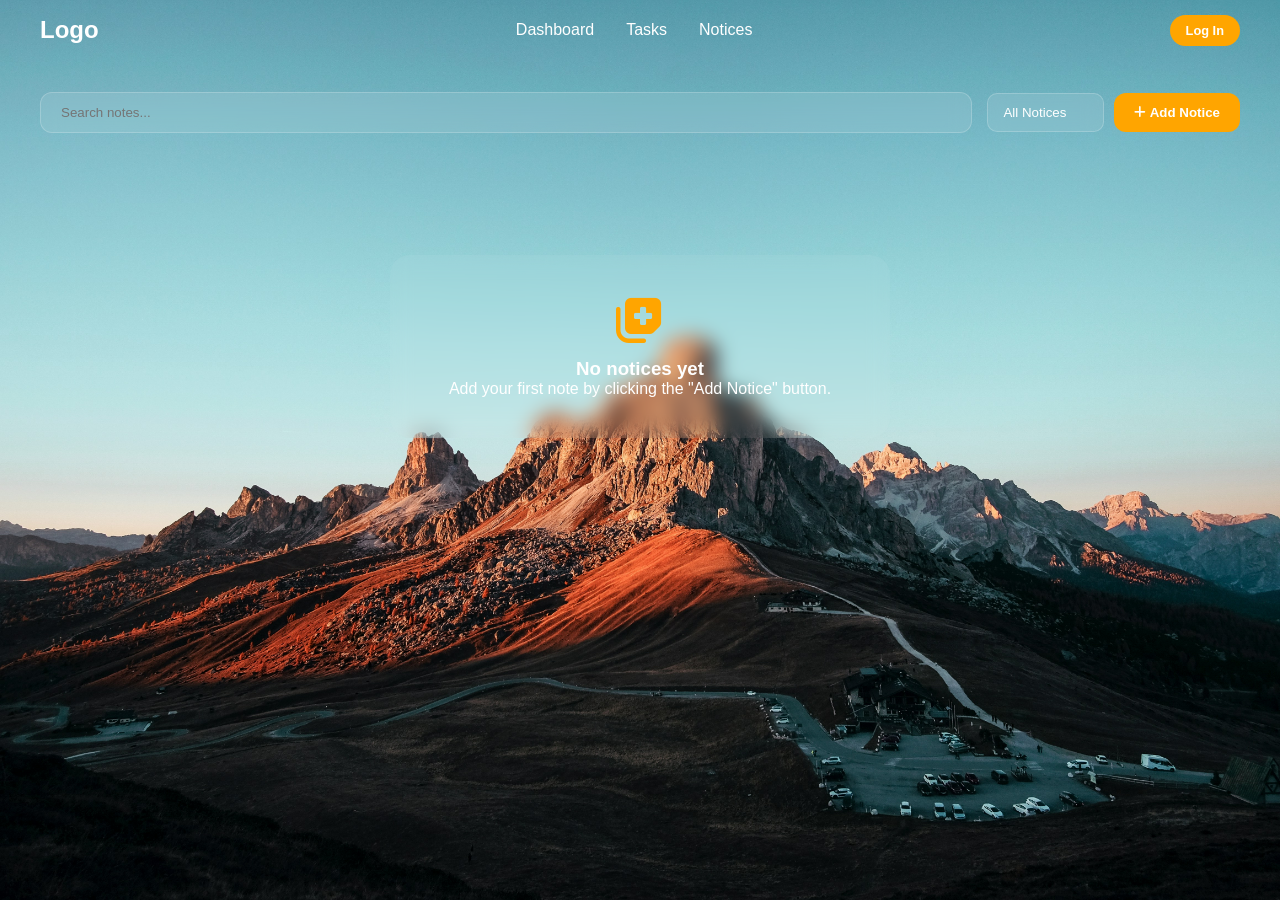
<file: frontend/notices.html>
<!doctype html>
<html lang="en">
  <head>
    <meta charset="UTF-8" />
    <meta name="viewport" content="width=device-width, initial-scale=1.0" />
    <title>Notices</title>
    <link
      rel="stylesheet"
      href="https://cdnjs.cloudflare.com/ajax/libs/font-awesome/6.5.1/css/all.min.css"
    />
    <link rel="stylesheet" href="style2.css" />
  </head>
  <body>
    <header>
      <div class="navbar">
        <div class="logo"><a href="/frontend/index.html"> Logo </a></div>
        <ul class="links">
          <li>
            <a href="/frontend/dashboard.html" class="nav-link">Dashboard</a>
          </li>
          <li><a href="/frontend/tasks.html" class="nav-link">Tasks</a></li>
          <li><a href="/frontend/notices.html" class="nav-link">Notices</a></li>
        </ul>
        <a href="/frontend/login.html" class="action_btn">Log In</a>
      </div>
    </header>

    <div class="controls">
      <div class="controls-container">
        <input
          type="text"
          id="searchInput"
          placeholder="Search notes..."
          class="search-input"
        />
        <div class="filter-group">
          <select id="filterSelect" class="filter-select">
            <option value="all">All Notices</option>
            <option value="work">Work</option>
            <option value="personal">Personal</option>
            <option value="ideas">Ideas</option>
            <option value="reminders">Reminders</option>
          </select>
          <button id="addNoteBtn" class="add-btn">
            <i class="fas fa-plus"></i> Add Notice
          </button>
        </div>
      </div>
    </div>

    <div id="notesContainer" class="notes-grid"></div>

    <div id="emptyState" class="empty-state">
      <i class="fas fa-notes-medical"></i>
      <h3>No notices yet</h3>
      <p>Add your first note by clicking the "Add Notice" button.</p>
    </div>

    <!-- МОДАЛЬНЕ ВІКНО -->
    <div id="addNoteModal" class="modal-overlay">
      <div class="modal">
        <div class="modal-header">
          <!-- ДОДАНО ID: modalTitle -->
          <h3 class="modal-title" id="modalTitle">New Notice</h3>
          <button id="closeModalBtn" class="modal-close">
            <i class="fas fa-times"></i>
          </button>
        </div>
        <form id="noteForm" class="modal-body">
          <div class="form-group">
            <label for="noteTitle" class="form-label">Title</label>
            <input type="text" id="noteTitle" class="form-input" required />
          </div>
          <div class="form-group">
            <label for="noteContent" class="form-label">Content</label>
            <textarea
              id="noteContent"
              class="form-input form-textarea"
              required
            ></textarea>
          </div>

          <div class="form-group">
            <label class="form-label">Tags</label>
            <div class="tags-container">
              <label class="tag-option">
                <input
                  type="radio"
                  name="noteTag"
                  value="work"
                  class="tag-radio"
                  checked
                />
                <span class="tag-label tag-work"
                  ><i class="fas fa-briefcase"></i> Work</span
                >
              </label>
              <label class="tag-option">
                <input
                  type="radio"
                  name="noteTag"
                  value="personal"
                  class="tag-radio"
                />
                <span class="tag-label tag-personal"
                  ><i class="fas fa-user"></i> Personal</span
                >
              </label>
              <label class="tag-option">
                <!-- Змінено value на маленьку літеру "ideas" для відповідності JS -->
                <input
                  type="radio"
                  name="noteTag"
                  value="ideas"
                  class="tag-radio"
                />
                <span class="tag-label tag-ideas"
                  ><i class="fas fa-lightbulb"></i> Ideas</span
                >
              </label>
              <label class="tag-option">
                <input
                  type="radio"
                  name="noteTag"
                  value="reminders"
                  class="tag-radio"
                />
                <span class="tag-label tag-reminders"
                  ><i class="fas fa-bell"></i> Reminders</span
                >
              </label>
            </div>
          </div>
          <button type="submit" class="submit-btn">Save Notice</button>
        </form>
      </div>
    </div>

    <script src="../Backend/noties.js"></script>
  </body>
</html>
</file>
<file: frontend/style2.css>
* {
  margin: 0;
  padding: 0;
  box-sizing: border-box;
  font-family: "Open Sans", sans-serif;
}

body {
  height: 100vh;
  background-color: #000;
  background-image: url("/img/background.jpg");
  background-size: cover;
  background-position: center;
}

li {
  list-style: none;
}

a {
  text-decoration: none;
  color: #fff;
  font-size: 1rem;
}

a:hover {
  color: coral;
}

.nav-link {
  color: #fff;
  position: relative;
  transition: color 0.3s ease;
}

.nav-link:hover {
  color: coral;
}

.nav-link::after {
  content: "";
  position: absolute;
  width: 0;
  height: 2px;
  bottom: -5px;
  left: 0;
  background-color: coral;
  transition: width 0.3s ease;
}

.nav-link:hover::after {
  width: 100%;
}
/* Header */

header {
  position: relative;
  padding: 0 2rem;
}

.navbar {
  width: 100%;
  height: 60px;
  max-width: 1200px;
  margin: 0 auto;
  display: flex;
  align-items: center;
  justify-content: space-between;
}

.navbar .logo a {
  font-size: 1.5rem;
  font-weight: bold;
}

.navbar .links {
  display: flex;
  gap: 2rem;
}

.navbar .toggle_btn {
  color: #fff;
  font-size: 1.5rem;
  cursor: pointer;
  display: none;
}

.action_btn {
  background-color: orange;
  color: #fff;
  padding: 0.5rem 1rem;
  border: none;
  outline: none;
  border-radius: 20px;
  font-size: 0.8rem;
  font-weight: bold;
  cursor: pointer;
  transition: scale 0.2 ease;
}

.action_btn:hover {
  scale: 1.05;
  color: #fff;
}

.action_btn:active {
  scale: 0.95;
}
/* Dropdown Menu */
.dropdown_menu {
  display: none;
  position: absolute;
  right: 2rem;
  top: 60px;
  height: 0;
  width: 300px;
  background: rgba(255, 255, 255, 0.1);
  backdrop-filter: blur(15px);
  border-radius: 10px;
  overflow: hidden;
  transition: height 0.2s cubic-bezier(0.175, 0.885, 0.32, 1.275);
}

.dropdown_menu.open {
  height: 210px;
}

.dropdown_menu li {
  padding: 0.7rem;
  display: flex;
  align-items: center;
  justify-content: center;
}

.dropdown_menu .action_btn {
  width: 100%;
  display: flex;
  justify-content: center;
}

/*Hero Section*/

section#hero {
  height: calc(100vh - 60px);
  display: flex;
  flex-direction: column;
  align-items: center;
  justify-content: center;
  text-align: center;
  color: #fff;
}

#hero h1 {
  font-size: 3rem;
  margin-bottom: 1rem;
}

/* Responsive design */

@media (max-width: 992px) {
  .navbar .links,
  .navbar .action_btn {
    display: none;
  }

  .navbar .toggle_btn {
    display: block;
  }

  .dropdown_menu {
    display: block;
  }
}

@media (max-width: 576px) {
  .dropdown_menu {
    left: 2rem;
    width: unset;
  }
}

/* Секція завдань */
.tasks-container {
  padding: 2rem;
  display: flex;
  flex-direction: column;
  align-items: center;
}

.tasks-header {
  width: 100%;
  max-width: 1200px;
  display: flex;
  justify-content: space-between;
  align-items: center;
  margin-bottom: 2rem;
  color: white;
}

.task-grid {
  width: 100%;
  max-width: 1200px;
  display: grid;
  grid-template-columns: repeat(auto-fill, minmax(300px, 1fr));
  gap: 20px;
}

/* Картка завдання */
.task-card {
  background: rgba(255, 255, 255, 0.1);
  backdrop-filter: blur(15px);
  border: 1px solid rgba(255, 255, 255, 0.2);
  padding: 20px;
  border-radius: 15px;
  color: white;
  transition: 0.3s ease;
}

.task-card:hover {
  border-color: coral;
}

/* Модалка */
.modal {
  display: none;
  position: fixed;
  z-index: 1000;
  left: 0;
  top: 0;
  width: 100%;
  height: 100%;
  background-color: rgba(0, 0, 0, 0.8);
  justify-content: center;
  align-items: center;
}

.modal-content {
  background: #1e1e1e;
  padding: 30px;
  border-radius: 20px;
  border: 1px solid coral;
  width: 400px;
  color: white;
}

.modal-content input,
.modal-content select {
  width: 100%;
  padding: 12px;
  margin: 10px 0;
  border-radius: 8px;
  border: 1px solid #444;
  background: #2b2b2b;
  color: white;
}

.modal-buttons {
  display: flex;
  gap: 10px;
  margin-top: 20px;
}

.cancel-btn {
  background: none;
  border: none;
  color: white;
  cursor: pointer;
}

/* Статуси */
.status-tag {
  display: inline-block;
  padding: 5px 12px;
  border-radius: 6px;
  font-size: 0.85rem;
  margin-top: 10px;
  font-weight: bold;
}

.todo {
  background: #ff4444;
}

.process {
  background: #ffbb33;
  color: #000;
}

.done {
  background: #00c851;
}

/* --- Секція керування (Пошук та кнопки) --- */
.controls {
  padding: 2rem;
  display: flex;
  justify-content: center;
}

.controls-container {
  width: 100%;
  max-width: 1200px;
  display: flex;
  gap: 15px;
  flex-wrap: wrap;
  /* Щоб на мобільних пристроях кнопки переносились */
  align-items: center;
}

.search-input {
  flex: 1;
  /* Займає весь вільний простір */
  min-width: 250px;
  padding: 12px 20px;
  background: rgba(255, 255, 255, 0.1);
  border: 1px solid rgba(255, 255, 255, 0.2);
  border-radius: 12px;
  color: white;
  backdrop-filter: blur(10px);
  outline: none;
}

.search-input:focus {
  border-color: orange;
}

.filter-group {
  display: flex;
  gap: 10px;
}

/* --- Покращений Стиль для Випадаючого Списку --- */

.filter-select {
  /* Робимо фон прозорим і додаємо ефект скла */
  background: rgba(255, 255, 255, 0.1);
  backdrop-filter: blur(10px);
  border: 1px solid rgba(255, 255, 255, 0.2);
  color: white;
  /* Текст на кнопці */

  /* Відступи та радіус */
  padding: 10px 15px;
  border-radius: 10px;

  /* Важливо: Приховуємо стандартну стрілочку браузера */
  -webkit-appearance: none;
  /* Для Chrome/Safari */
  -moz-appearance: none;
  /* Для Firefox */
  appearance: none;

  /* Додаємо свою, кастомну стрілочку */
  background-image: url("data:image/svg+xml;charset=UTF-8,%3csvg xmlns='http://www.w3.org/2000/svg' viewBox='0 0 24 24' fill='none' stroke='white' stroke-width='2' stroke-linecap='round' stroke-linejoin='round'%3e%3cpolyline points='6 9 12 15 18 9'%3e%3cpolyline%3e%3c/svg%3e");
  background-repeat: no-repeat;
  background-position: right 10px center;
  background-size: 15px;

  /* Трохи відступу справа для стрілочки */
  padding-right: 35px;

  cursor: pointer;
  outline: none;
  transition: 0.3s ease;
}

/* Коли список відкривається, браузер все одно показує своє вікно, 
   але ми можемо хоча б трохи змінити фон самих варіантів (не скрізь працює ідеально) */
.filter-select option {
  background: #2b2b2b;
  /* Робимо фон варіантів темним, щоб було видно білий текст */
  color: white;
  /* Текст варіантів */
  padding: 10px;
  /* Трохи відступу */
}

/* Прибираємо синій фон при наведенні у Firefox */
.filter-select:focus::-ms-value {
  background-color: transparent;
  color: white;
}

.add-btn {
  background: orange;
  color: white;
  border: none;
  padding: 12px 20px;
  border-radius: 12px;
  font-weight: bold;
  cursor: pointer;
  transition: 0.3s ease;
}

.add-btn:hover {
  background: coral;
  transform: translateY(-2px);
}

/* --- Стан "Порожньо" (Empty State) --- */
.empty-state {
  text-align: center;
  color: white;
  margin-top: 50px;
  padding: 40px;
  background: rgba(255, 255, 255, 0.05);
  backdrop-filter: blur(10px);
  border-radius: 20px;
  max-width: 500px;
  margin-left: auto;
  margin-right: auto;
}

.empty-state i {
  font-size: 3rem;
  margin-bottom: 15px;
  color: orange;
}

/* --- Модальне вікно (Стилізація Overlay та Modal) --- */
.modal-overlay {
  display: none;
  /* Спочатку приховано */
  position: fixed;
  top: 0;
  left: 0;
  width: 100%;
  height: 100%;
  background: rgba(0, 0, 0, 0.7);
  backdrop-filter: blur(5px);
  z-index: 2000;
  justify-content: center;
  align-items: center;
}

.modal {
  background: #1e1e1e;
  border: 1px solid rgba(255, 255, 255, 0.1);
  padding: 25px;
  border-radius: 20px;
  width: 90%;
  max-width: 450px;
  color: white;
  box-shadow: 0 10px 30px rgba(0, 0, 0, 0.5);
}

.modal-header {
  display: flex;
  justify-content: space-between;
  margin-bottom: 20px;
}

.form-group {
  margin-bottom: 15px;
}

.form-label {
  display: block;
  margin-bottom: 5px;
  font-size: 0.9rem;
  color: #ccc;
}

.form-input {
  width: 100%;
  padding: 10px;
  background: #2b2b2b;
  border: 1px solid #444;
  border-radius: 8px;
  color: white;
}

.form-textarea {
  height: 100px;
  resize: none;
}

.tags-container {
  display: grid;
  grid-template-columns: 1fr 1fr;
  gap: 10px;
}

.tag-option {
  display: flex;
  align-items: center;
  gap: 8px;
  cursor: pointer;
  background: #2b2b2b;
  padding: 8px;
  border-radius: 8px;
  font-size: 0.8rem;
}

.submit-btn {
  width: 100%;
  margin-top: 20px;
  background: orange;
  color: white;
  border: none;
  padding: 12px;
  border-radius: 10px;
  font-weight: bold;
  cursor: pointer;
}

/* --- Кольори тегів --- */
.tag-work {
  color: #5dade2;
}

.tag-personal {
  color: #58d68d;
}

.tag-ideas {
  color: #f4d03f;
}

.tag-reminders {
  color: #ec7063;
}

/* 1. Робимо оверлей видимим, коли є клас active */
.modal-overlay.active {
  display: flex !important;
}

/* 2. ПРИМУСОВО показуємо внутрішню модалку, коли оверлей активний */
.modal-overlay.active .modal {
  display: block !important;
  background: #1e1e1e; /* Темний фон картки */
  border: 1px solid coral;
  padding: 25px;
  border-radius: 20px;
  width: 90%;
  max-width: 450px;
  box-shadow: 0 10px 30px rgba(0, 0, 0, 0.5);
}

/* 3. Стиль кнопки закриття (хрестика) */
.modal-close {
  background: none;
  border: none;
  color: white;
  font-size: 1.5rem;
  cursor: pointer;
  float: right;
}

.modal-close:hover {
  color: coral;
}

/* Сітка для нотаток */
.notes-grid {
  display: grid;
  grid-template-columns: repeat(auto-fill, minmax(300px, 1fr));
  gap: 20px;
  padding: 20px;
  max-width: 1200px;
  margin: 0 auto;
}

/* Сама картка нотатки */
.note-card {
  background: rgba(255, 255, 255, 0.1);
  backdrop-filter: blur(15px);
  border: 1px solid rgba(255, 255, 255, 0.2);
  padding: 20px;
  border-radius: 15px;
  color: white;
  position: relative;
  transition: 0.3s ease;
}

.note-card:hover {
  border-color: orange;
  transform: translateY(-5px);
}

.note-header {
  display: flex;
  justify-content: space-between;
  align-items: center;
  margin-bottom: 10px;
}

.note-title {
  font-size: 1.2rem;
  color: orange;
}

.delete-btn {
  background: none;
  border: none;
  color: rgba(255, 255, 255, 0.5);
  cursor: pointer;
  transition: 0.3s;
}

.delete-btn:hover {
  color: #ff4444;
}

.note-text {
  font-size: 0.95rem;
  line-height: 1.5;
  margin-bottom: 15px;
  color: #eee;
}

/* Стилі тегів (Labels) */
.tag-label {
  display: inline-block;
  padding: 4px 10px;
  border-radius: 6px;
  font-size: 0.75rem;
  text-transform: uppercase;
  font-weight: bold;
}

.tag-work {
  background: #5dade2;
  color: white;
}
.tag-personal {
  background: #58d68d;
  color: white;
}
.tag-ideas {
  background: #f4d03f;
  color: black;
}
.tag-reminders {
  background: #ec7063;
  color: white;
}
.note-actions {
  display: flex;
  gap: 10px;
}

.edit-btn,
.delete-btn {
  background: none;
  border: none;
  cursor: pointer;
  font-size: 1rem;
  transition: 0.3s;
}

.edit-btn {
  color: #5dade2;
} /* Блакитний для редагування */
.delete-btn {
  color: #ec7063;
} /* Червоний для видалення */

.edit-btn:hover,
.delete-btn:hover {
  transform: scale(1.2);
}
</file>
